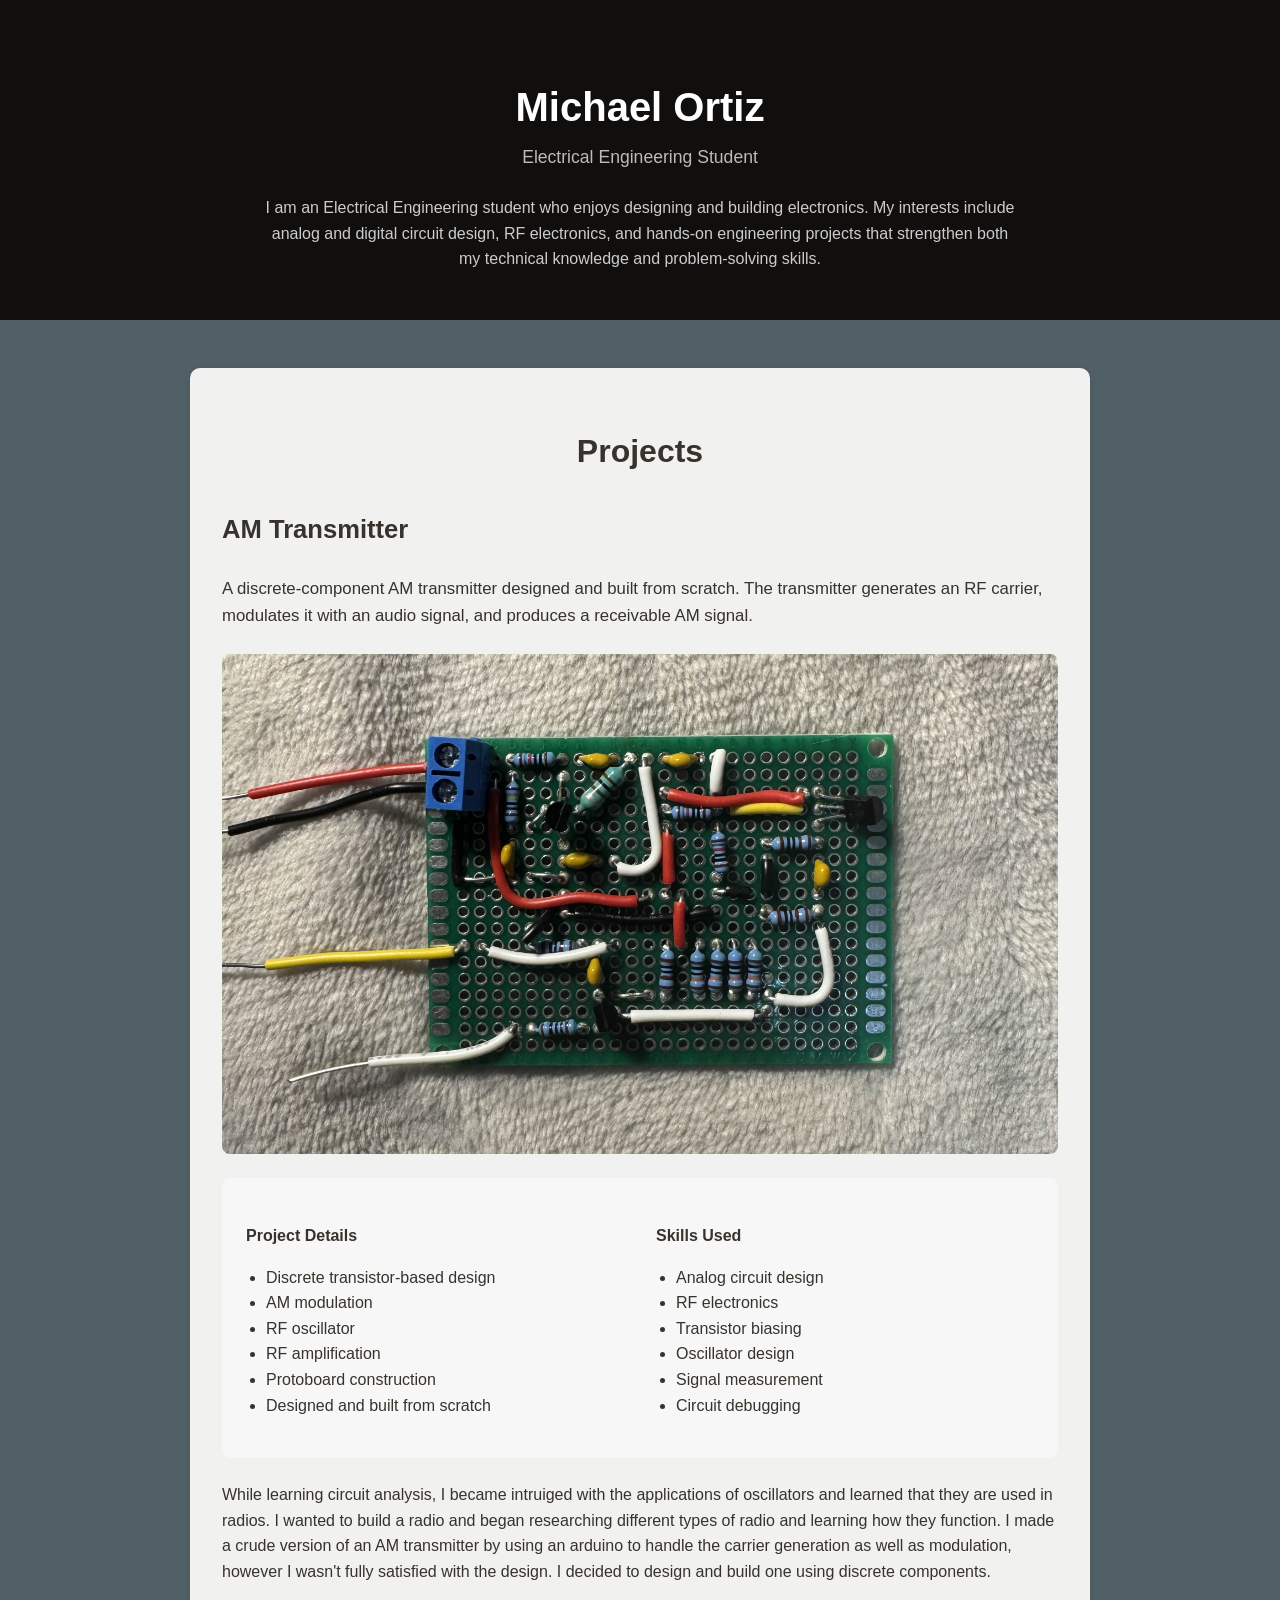
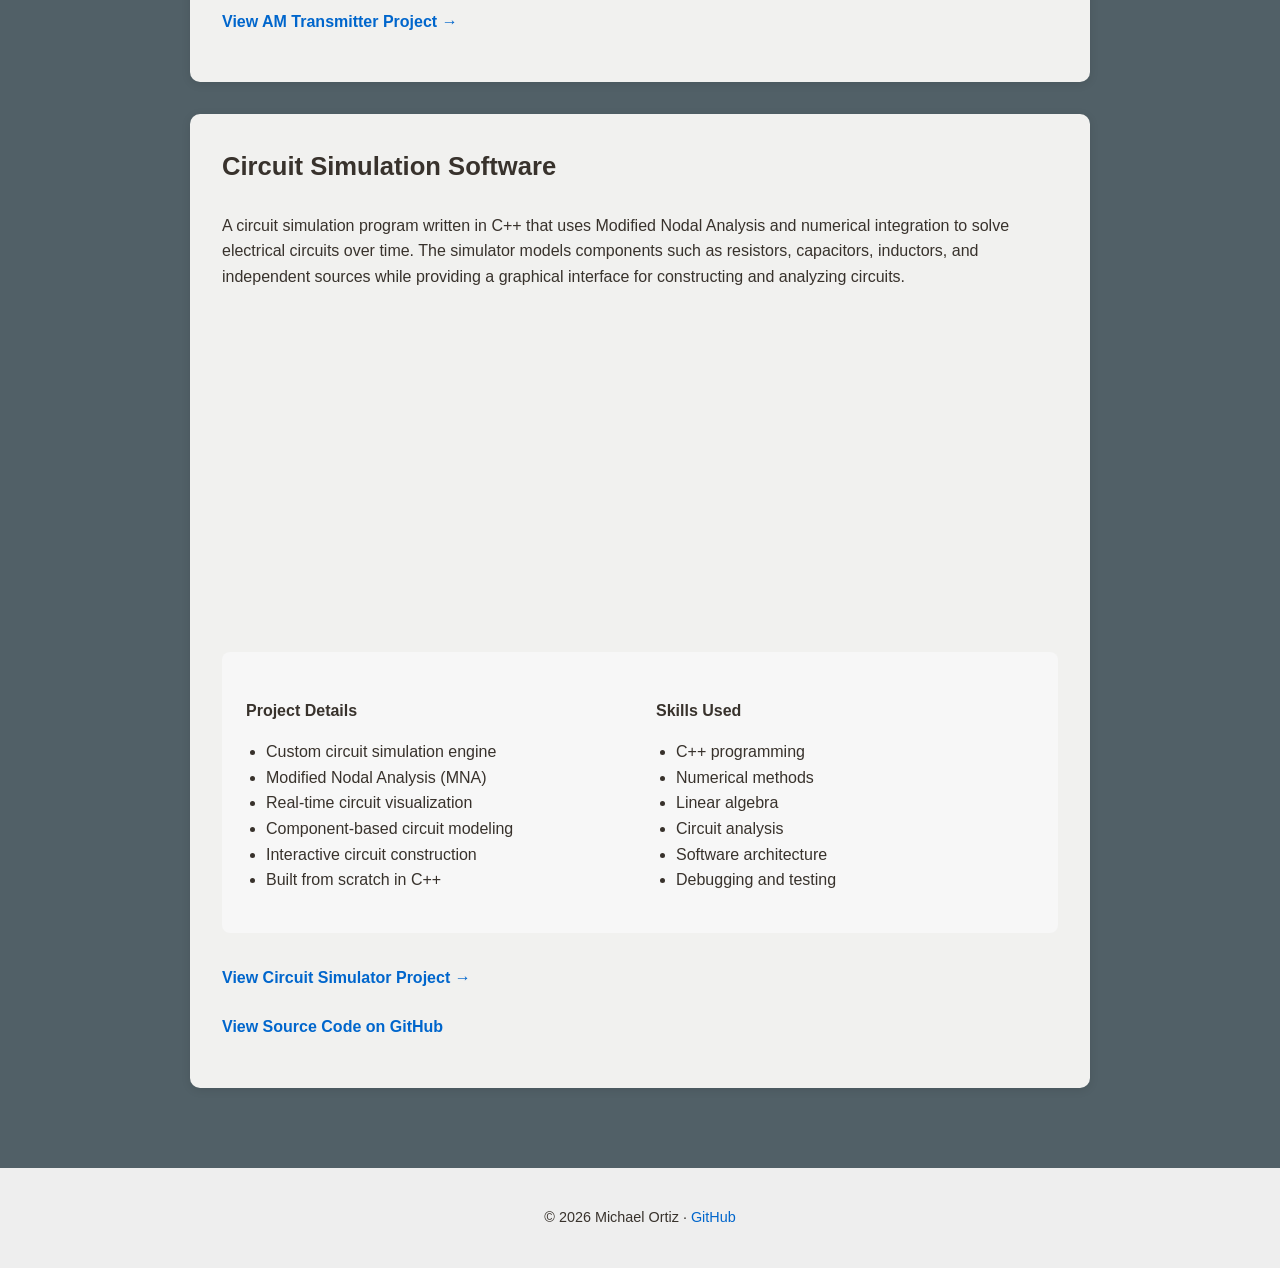
<file: index.html>
<!DOCTYPE html>
<html lang="en">
<head>
  <meta charset="UTF-8" />
  <meta name="viewport" content="width=device-width, initial-scale=1.0"/>
  <title>Michael Ortiz | Electrical Engineering Portfolio</title>
  <link rel="stylesheet" href="style.css" />
</head>

<body>

  <header>
    <h1>Michael Ortiz</h1>
    <p>Electrical Engineering Student</p>

    <p class="bio">
      I am an Electrical Engineering student who enjoys designing and building
      electronics. My interests include analog and digital circuit design,
      RF electronics, and hands-on engineering projects that strengthen both
      my technical knowledge and problem-solving skills.
    </p>
  </header>


  <section class="projects">

    


    <div class="project">

      <h2>Projects</h2>
      <h3>AM Transmitter</h3>

      <p class="project-intro">
        A discrete-component AM transmitter designed and built from scratch.
        The transmitter generates an RF carrier, modulates it with an audio
        signal, and produces a receivable AM signal.
      </p>

      <div class="project-images">
        <img
          src="images/RF_Transmitter_PCB_2.jpg"
          alt="Completed AM transmitter built on a protoboard"
        />
      </div>

      <div class="project-details">

        <div>
          <h4>Project Details</h4>

          <ul>
            <li>Discrete transistor-based design</li>
            <li>AM modulation</li>
            <li>RF oscillator</li>
            <li>RF amplification</li>
            <li>Protoboard construction</li>
            <li>Designed and built from scratch</li>
          </ul>
        </div>

        <div>
          <h4>Skills Used</h4>

          <ul>
            <li>Analog circuit design</li>
            <li>RF electronics</li>
            <li>Transistor biasing</li>
            <li>Oscillator design</li>
            <li>Signal measurement</li>
            <li>Circuit debugging</li>
          </ul>
        </div>

      </div>

      <p>
        While learning circuit analysis, I became intruiged with the applications
        of oscillators and learned that they are used in radios. I wanted to build a radio
        and began researching different types of radio and learning how they function.
        I made a crude version of an AM transmitter by using an arduino to handle the 
        carrier generation as well as modulation, however I wasn't fully satisfied with the
        design. I decided to design and build one using discrete components.
      </p>

      <p>
        <a href="am-transmitter.html">
          View AM Transmitter Project →
        </a>
      </p>

    </div>


    <div class="project">

      <h3>Circuit Simulation Software</h3>

      <p>
        A circuit simulation program written in C++ that uses Modified Nodal Analysis
        and numerical integration to solve electrical circuits over time. The simulator
        models components such as resistors, capacitors, inductors, and independent sources
        while providing a graphical interface for constructing and analyzing circuits.
      </p>

      <div class="project-video">

        <iframe width="560" height="315" src="https://www.youtube.com/embed/029Q6P3fxdE?si=1l6mHnkvEXQcAPas" title="YouTube video player" frameborder="0" allow="accelerometer; autoplay; clipboard-write; encrypted-media; gyroscope; picture-in-picture; web-share" referrerpolicy="strict-origin-when-cross-origin" allowfullscreen></iframe>

      </div>

      <div class="project-details">

      <div>
        <h4>Project Details</h4>

        <ul>
          <li>Custom circuit simulation engine</li>
          <li>Modified Nodal Analysis (MNA)</li>
          <li>Real-time circuit visualization</li>
          <li>Component-based circuit modeling</li>
          <li>Interactive circuit construction</li>
          <li>Built from scratch in C++</li>
        </ul>
      </div>

      <div>
        <h4>Skills Used</h4>

        <ul>
          <li>C++ programming</li>
          <li>Numerical methods</li>
          <li>Linear algebra</li>
          <li>Circuit analysis</li>
          <li>Software architecture</li>
          <li>Debugging and testing</li>
        </ul>
      </div>

      </div>

      <p>
        <a href="circuit_simulator.html">
          View Circuit Simulator Project →
        </a>
      </p>

      <p>
        <a
          href="https://github.com/Michael-Ortiz-projects/Circuit-Sim"
          target="_blank"
          rel="noopener noreferrer">
          View Source Code on GitHub
        </a>
      </p>

    </div>

  </section>


  <footer>
    <p>
      © 2026 Michael Ortiz ·
      <a
        href="https://github.com/Michael-Ortiz-projects"
        target="_blank"
        rel="noopener noreferrer">
        GitHub
      </a>
    </p>
  </footer>

</body>
</html>
</file>
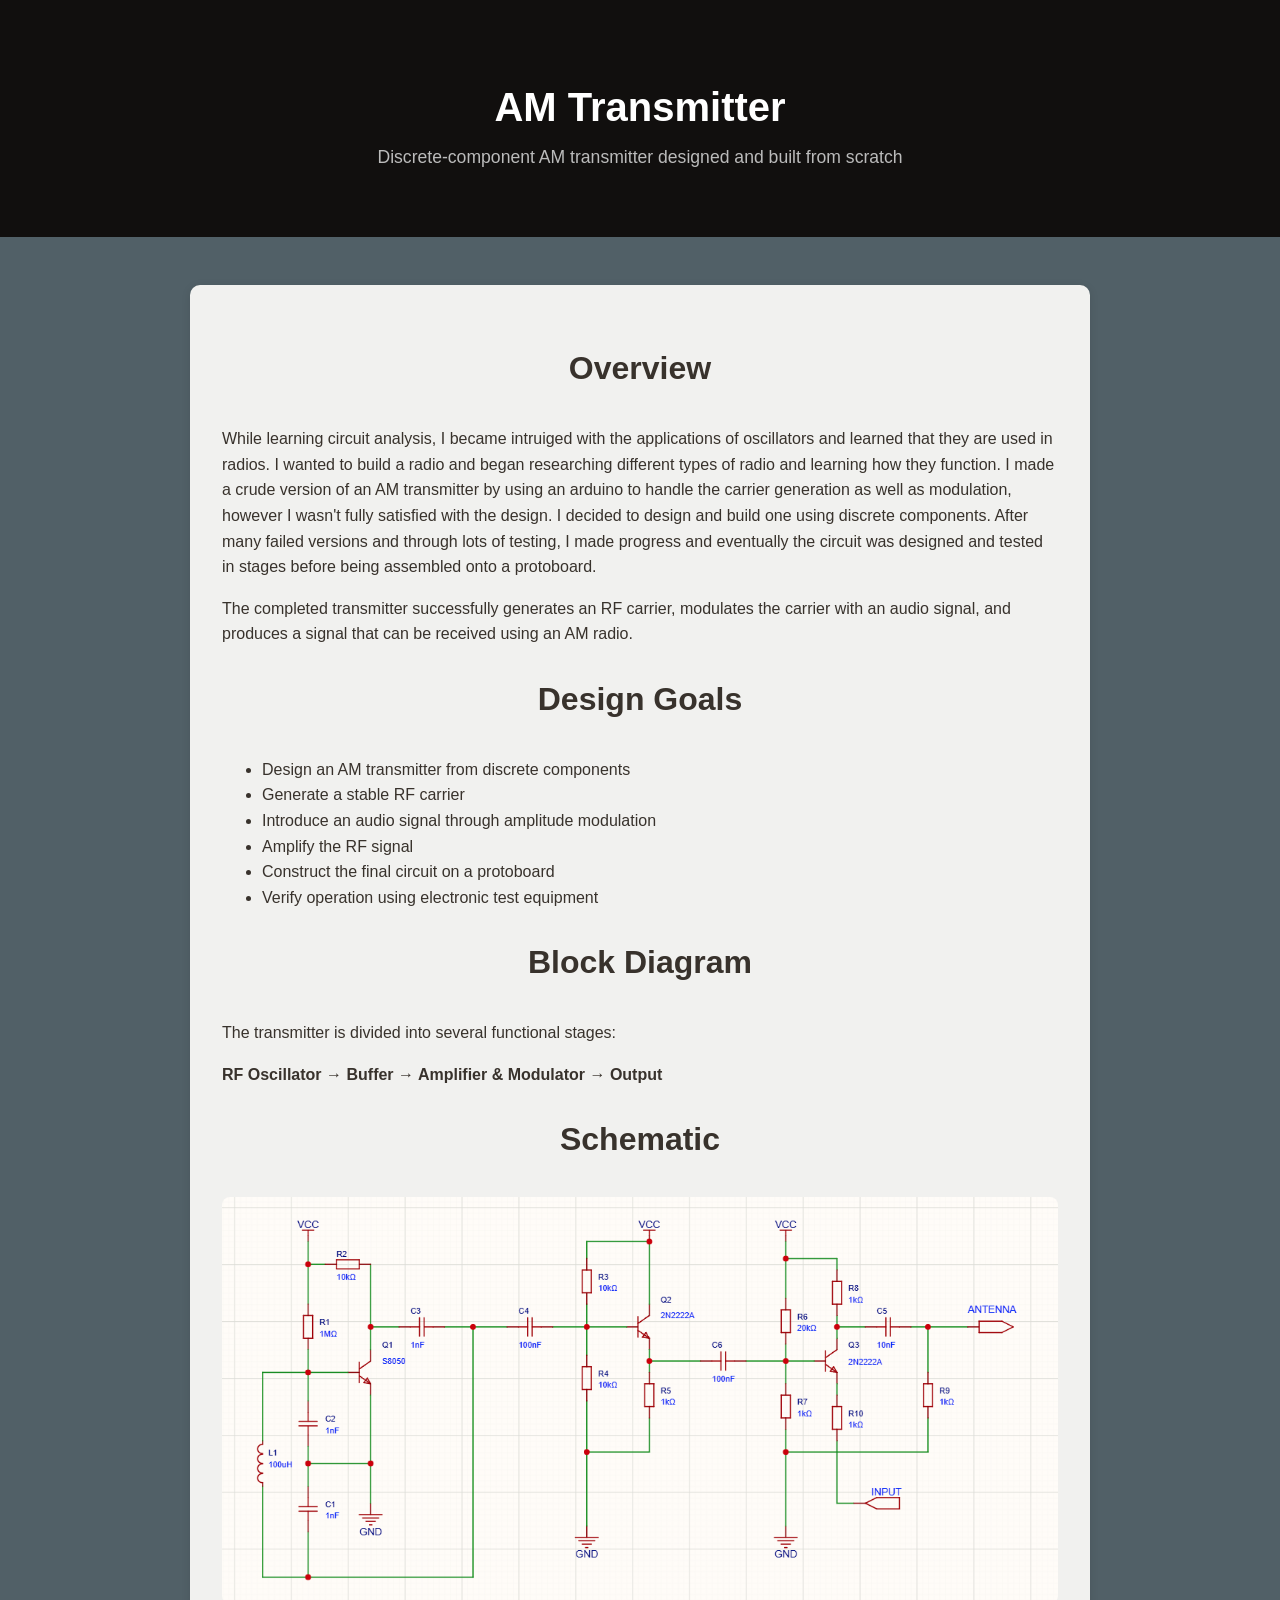
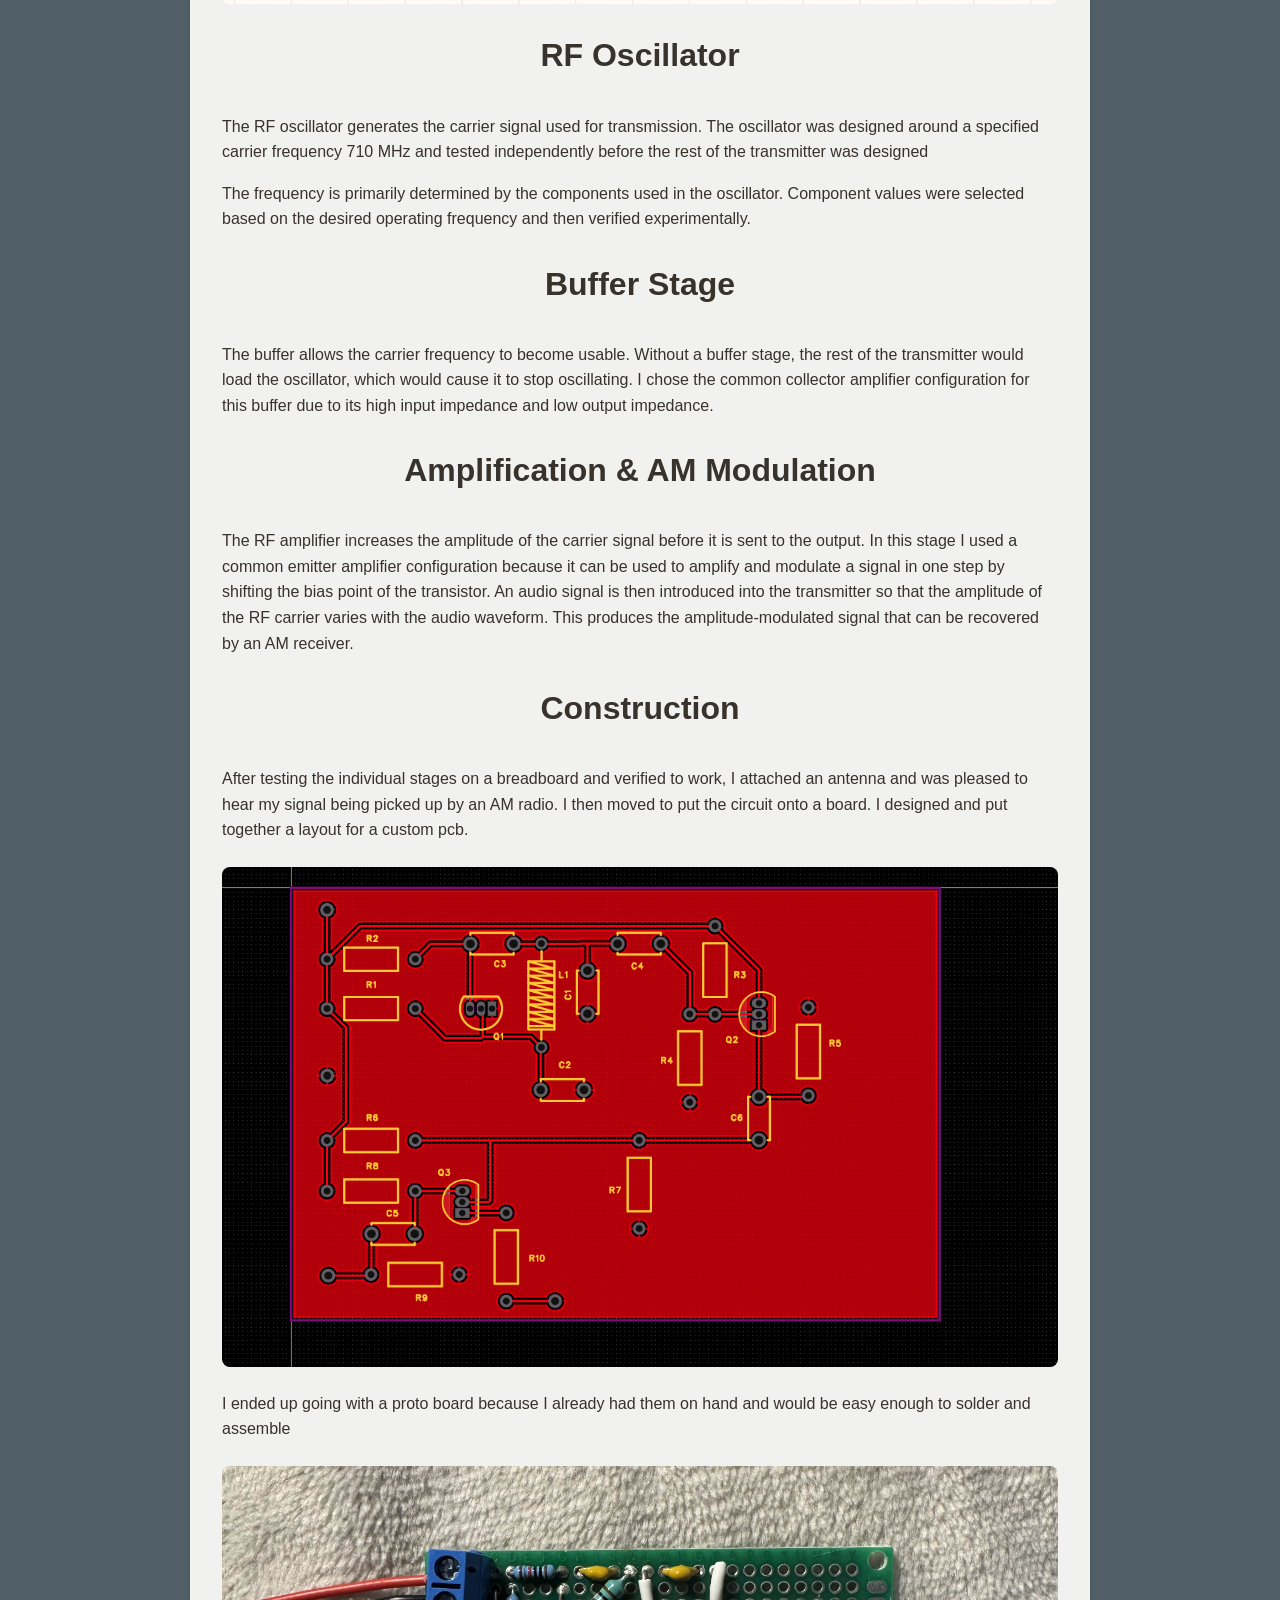
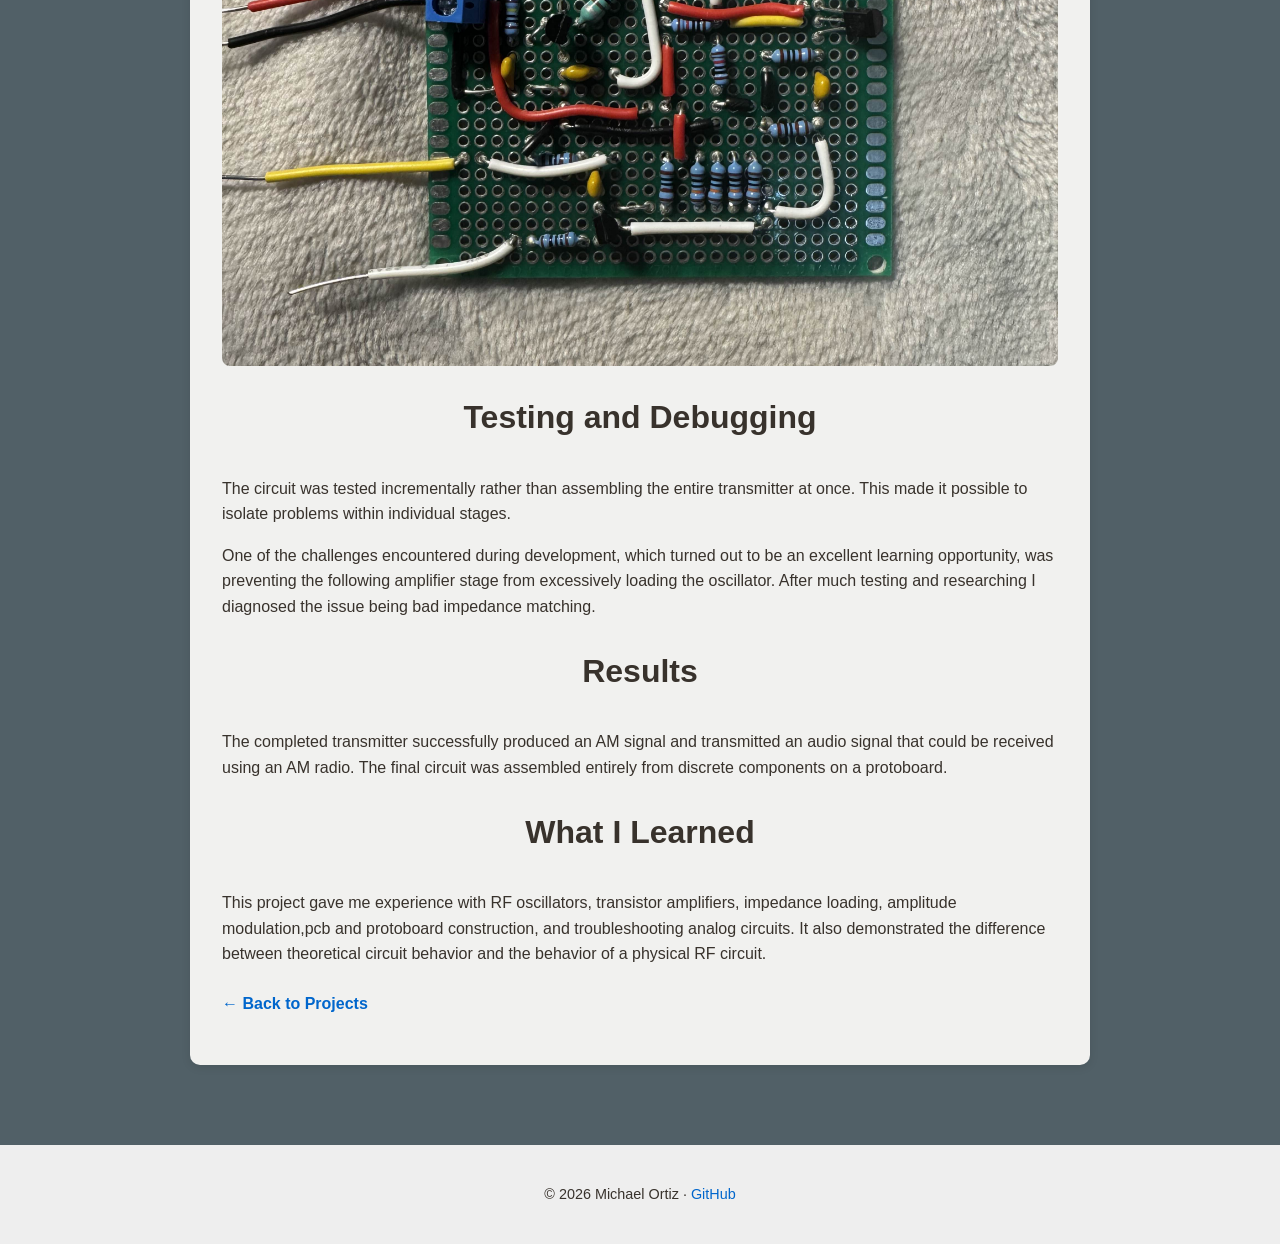
<file: am-transmitter.html>
<!DOCTYPE html>
<html lang="en">

<head>
  <meta charset="UTF-8" />
  <meta name="viewport" content="width=device-width, initial-scale=1.0"/>

  <title>AM Transmitter | Michael Ortiz</title>

  <link rel="stylesheet" href="style.css" />
</head>


<body>

  <header>

    <h1>AM Transmitter</h1>

    <p>
      Discrete-component AM transmitter designed and built from scratch
    </p>

  </header>


  <section class="projects">

    <div class="project">

      <h2>Overview</h2>

      <p> While learning circuit analysis, I became intruiged with the applications
        of oscillators and learned that they are used in radios. I wanted to build a radio
        and began researching different types of radio and learning how they function.
        I made a crude version of an AM transmitter by using an arduino to handle the 
        carrier generation as well as modulation, however I wasn't fully satisfied with the
        design. I decided to design and build one using discrete components. 
        After many failed versions and through lots of testing, I made progress and eventually 
        the circuit was designed and tested in stages before being assembled
        onto a protoboard.
      </p>

      <p>
        The completed transmitter successfully generates an RF carrier,
        modulates the carrier with an audio signal, and produces a signal
        that can be received using an AM radio.
      </p>


      <h2>Design Goals</h2>

      <ul>
        <li>Design an AM transmitter from discrete components</li>
        <li>Generate a stable RF carrier</li>
        <li>Introduce an audio signal through amplitude modulation</li>
        <li>Amplify the RF signal</li>
        <li>Construct the final circuit on a protoboard</li>
        <li>Verify operation using electronic test equipment</li>
      </ul>


      <h2>Block Diagram</h2>

      <p>
        The transmitter is divided into several functional stages:
      </p>

      <p>
        <strong>
          RF Oscillator → Buffer → Amplifier & Modulator → Output
        </strong>
      </p>


      <h2>Schematic</h2>

      <div class="project-images">

        <img
          src="images/RF_transmitter_schematic.PNG"
          alt="Schematic of the AM transmitter"
        />

      </div>


      <h2>RF Oscillator</h2>

      <p>
        The RF oscillator generates the carrier signal used for transmission.
        The oscillator was designed around a specified carrier frequency 710 MHz and
        tested independently before the rest of the transmitter was designed
      </p>

      <p>
        The frequency is primarily determined by the components
        used in the oscillator. Component values were selected based on
        the desired operating frequency and then verified experimentally.
      </p>


      <h2>Buffer Stage</h2>

      <p>
        The buffer allows the carrier frequency to become usable.
        Without a buffer stage, the rest of the transmitter would 
        load the oscillator, which would cause it to stop oscillating.
        I chose the common collector amplifier configuration for this buffer
        due to its high input impedance and low output impedance.
      </p>


      <h2> Amplification & AM Modulation</h2>

      <p>
        The RF amplifier increases the amplitude of the carrier signal
        before it is sent to the output. In this stage I used a common 
        emitter amplifier configuration because it can be used to amplify 
        and modulate a signal in one step by shifting the bias point of the transistor.
        An audio signal is then introduced into the transmitter so that
        the amplitude of the RF carrier varies with the audio waveform.
        This produces the amplitude-modulated signal that can be recovered
        by an AM receiver.
      </p>


      <h2>Construction</h2>

      <p>
        After testing the individual stages on a breadboard and verified to work, I attached an antenna 
        and was pleased to hear my signal being picked up by an AM radio. I then moved to put the circuit 
        onto a board. I designed and put together a layout for a custom pcb.
      </p>

      <div class="project-images">
        <img
          src="images/RF_Transmitter_PCB_Layout.PNG"
          alt="PCB layout"
        />
      </div>

      <p>
        I ended up going with a proto board because I already had them on hand and would be easy enough to solder and assemble
      </p>

      <div class="project-images">

        <img
          src="images/RF_Transmitter_PCB_2.jpg"
          alt="Completed AM transmitter on a protoboard"
        />

      </div>



      <h2>Testing and Debugging</h2>

      <p>
        The circuit was tested incrementally rather than assembling the
        entire transmitter at once. This made it possible to isolate
        problems within individual stages.
      </p>

      <p>
        One of the challenges encountered during development, which turned 
        out to be an excellent learning opportunity, was preventing
        the following amplifier stage from excessively loading the oscillator.
        After much testing and researching I diagnosed the issue being bad impedance matching.
      </p>


      <h2>Results</h2>

      <p>
        The completed transmitter successfully produced an AM signal and
        transmitted an audio signal that could be received using an AM radio.
        The final circuit was assembled entirely from discrete components
        on a protoboard.
      </p>


      <h2>What I Learned</h2>

      <p>
        This project gave me experience with RF oscillators,
        transistor amplifiers, impedance loading, amplitude modulation,pcb and 
        protoboard construction, and troubleshooting analog circuits.
        It also demonstrated the difference between theoretical circuit
        behavior and the behavior of a physical RF circuit.
      </p>


      <p>
        <a href="index.html">← Back to Projects</a>
      </p>

    </div>

  </section>


  <footer>

    <p>
      © 2026 Michael Ortiz ·
      <a
        href="https://github.com/Michael-Ortiz-projects"
        target="_blank"
        rel="noopener noreferrer">
        GitHub
      </a>
    </p>

  </footer>

</body>

</html>
</file>
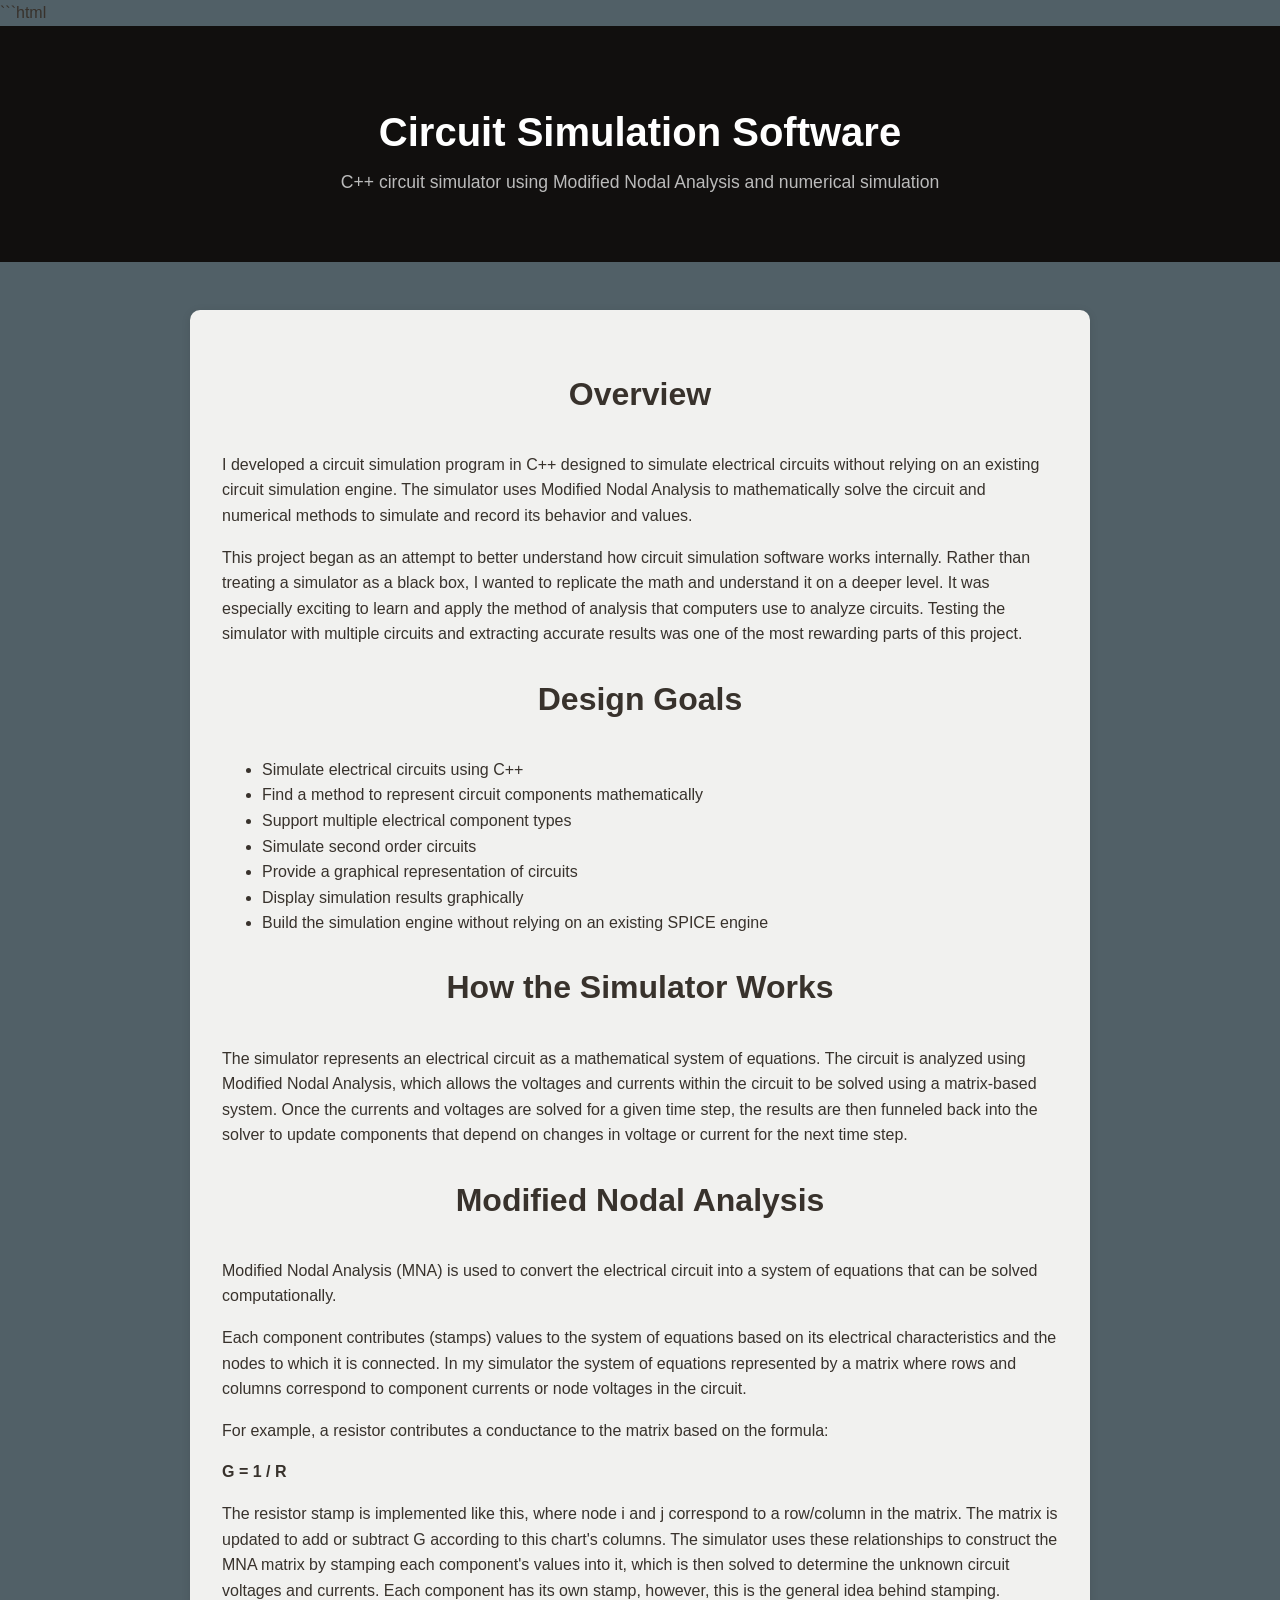
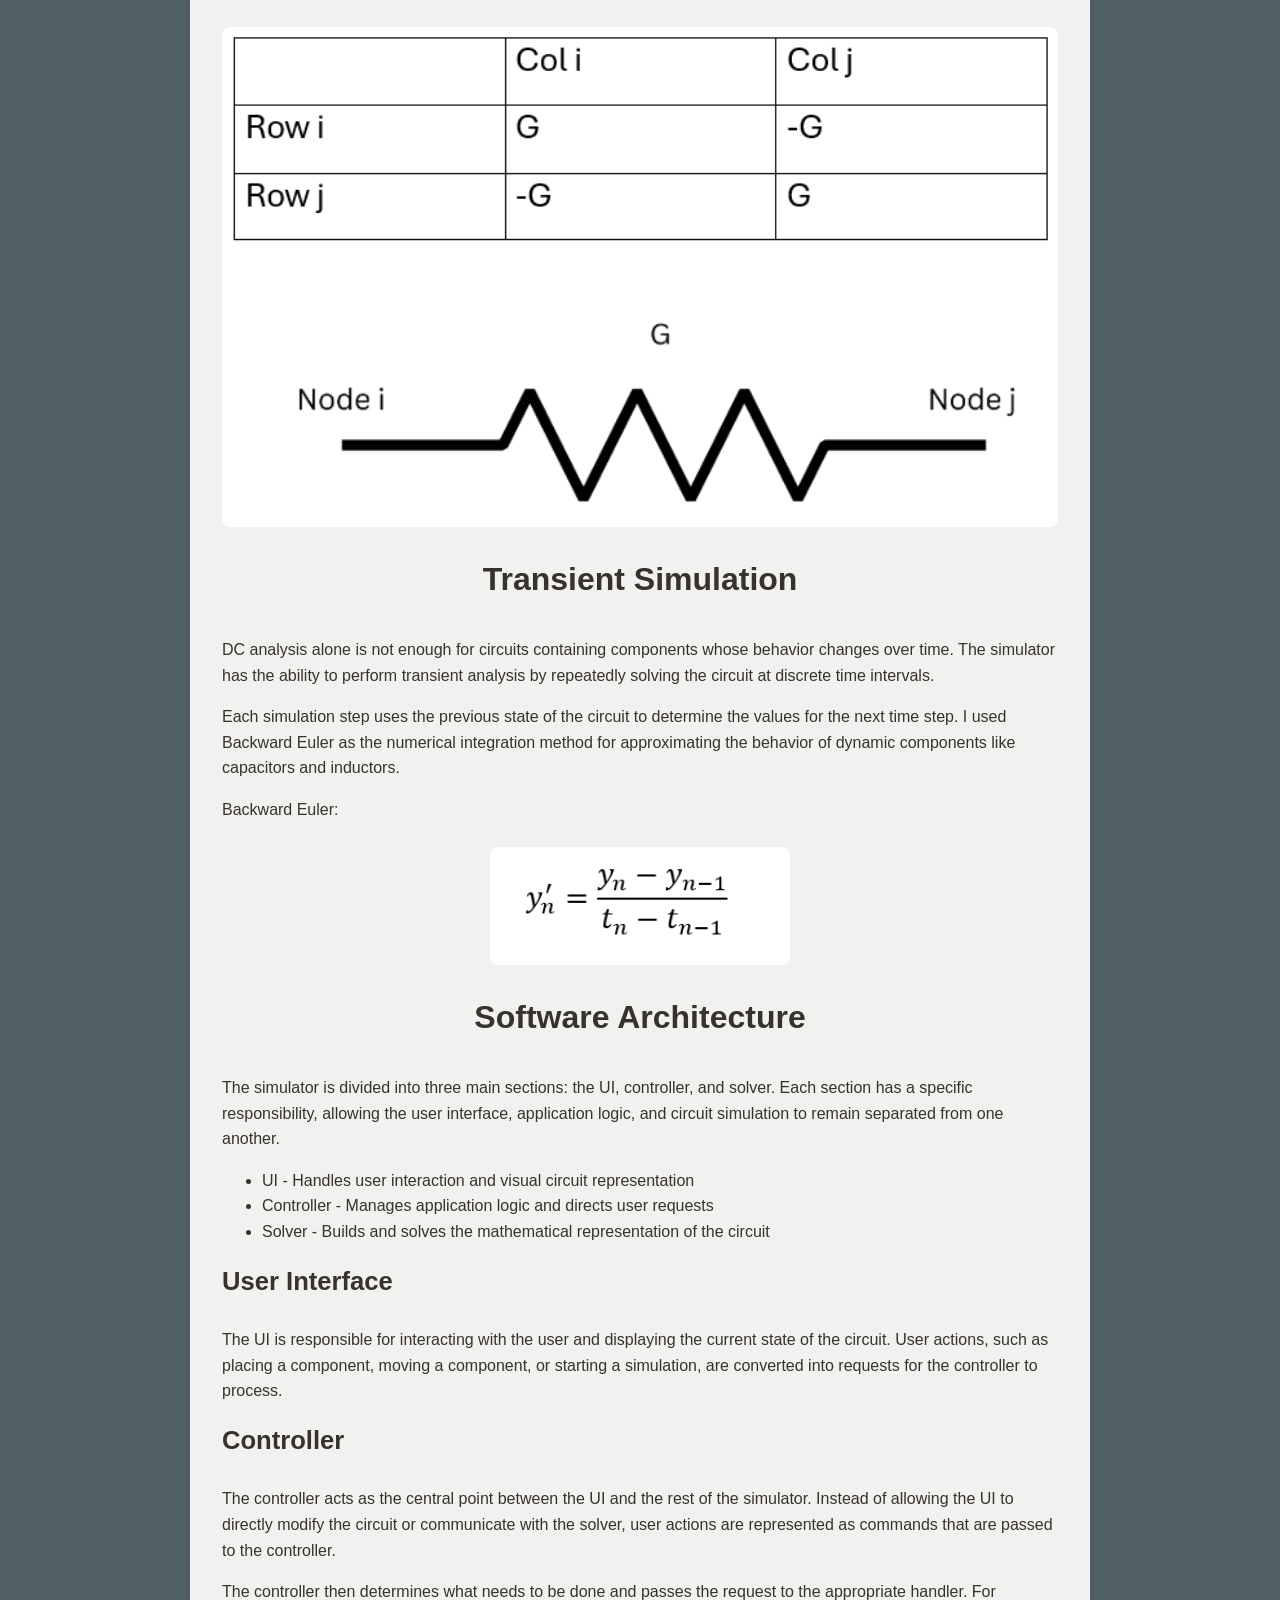
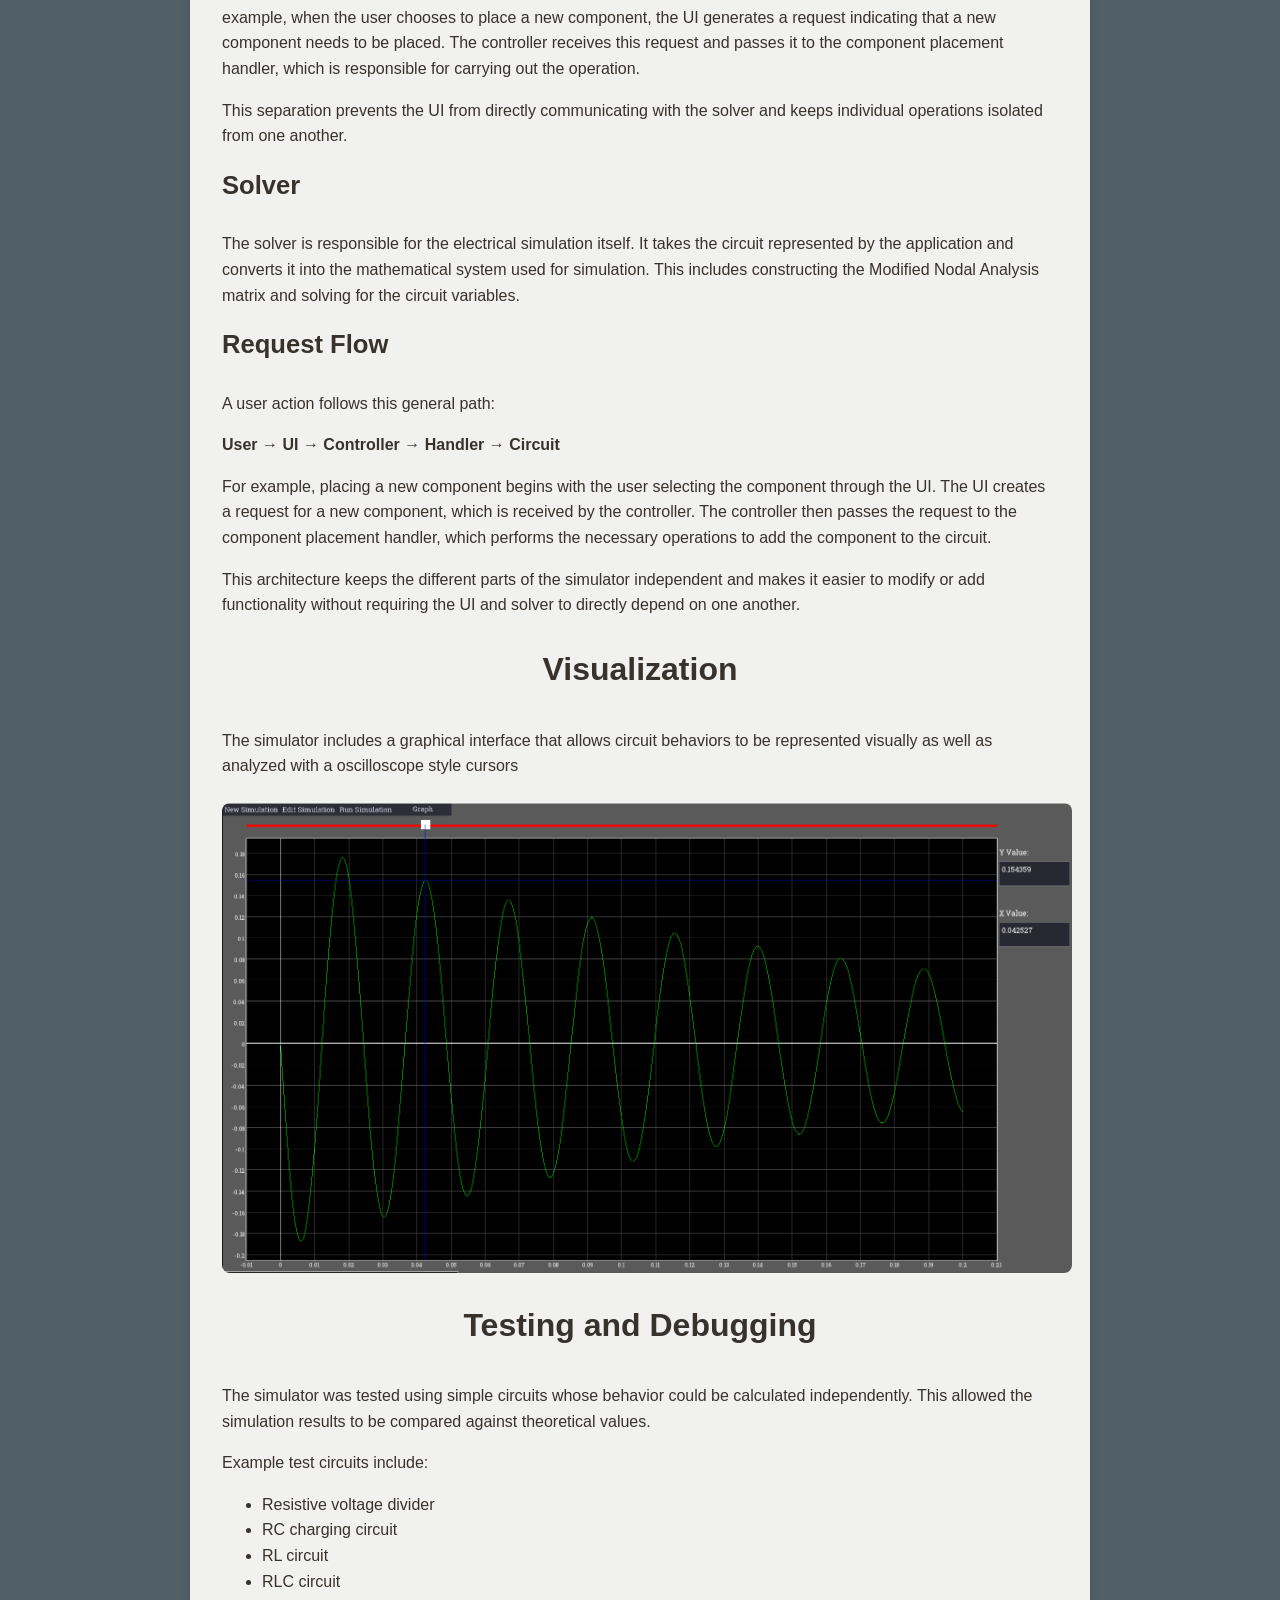
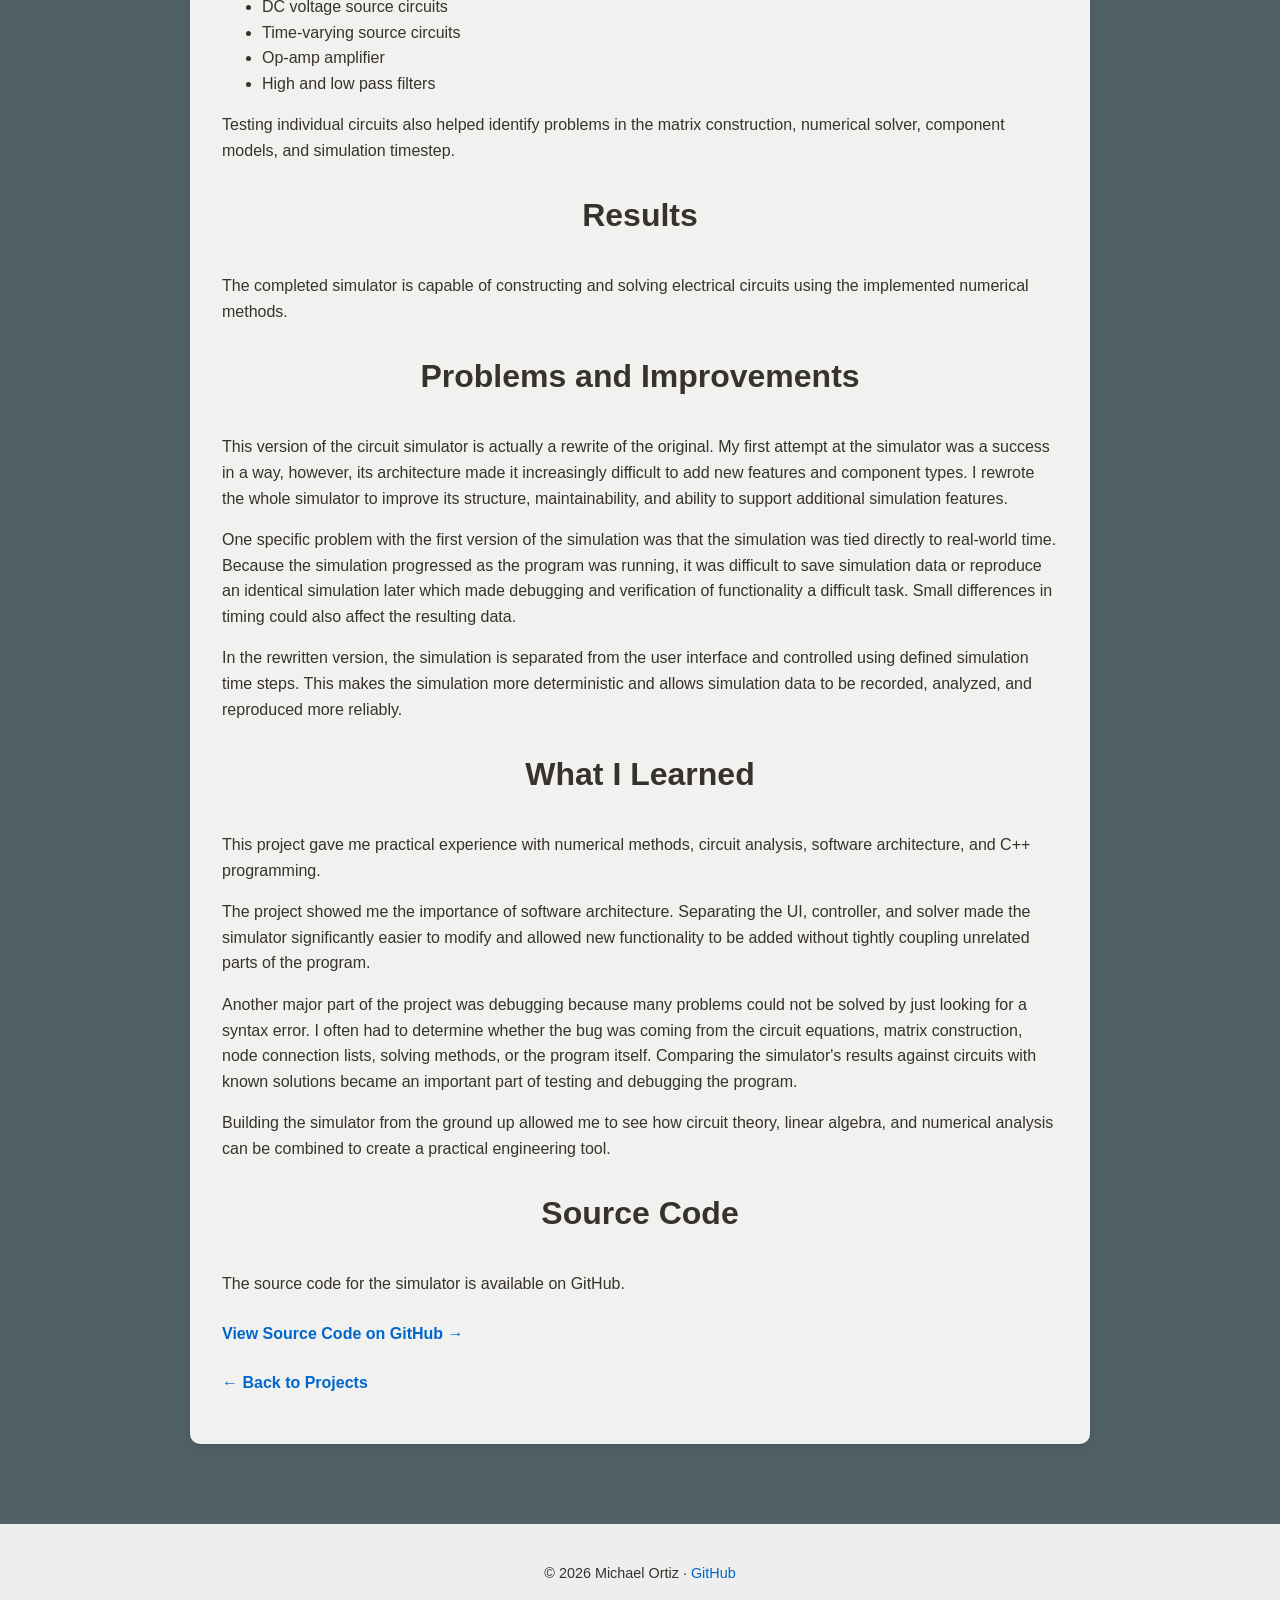
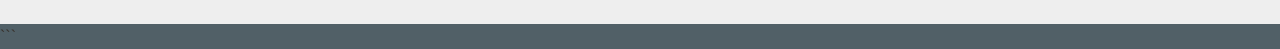
<file: circuit_simulator.html>
```html
<!DOCTYPE html>
<html lang="en">

<head>
  <meta charset="UTF-8" />
  <meta name="viewport" content="width=device-width, initial-scale=1.0"/>

  <title>Circuit Simulation Software | Michael Ortiz</title>

  <link rel="stylesheet" href="style.css" />
</head>


<body>

  <header>

    <h1>Circuit Simulation Software</h1>

    <p>
      C++ circuit simulator using Modified Nodal Analysis and numerical simulation
    </p>

  </header>


  <section class="projects">

    <div class="project">


      <h2>Overview</h2>

      <p>
        I developed a circuit simulation program in C++ designed to simulate
        electrical circuits without relying on an existing circuit simulation
        engine. The simulator uses Modified Nodal Analysis to mathematically
        solve the circuit and numerical methods to simulate and record its behavior and values.
      </p>

      <p>
        This project began as an attempt to better understand how circuit
        simulation software works internally. Rather than treating a simulator
        as a black box, I wanted to replicate the math and understand it on a deeper level.
        It was especially exciting to learn and apply the method of analysis that computers use to analyze circuits.
        Testing the simulator with multiple circuits and extracting accurate results was one of the most rewarding
        parts of this project.
      </p>



      <h2>Design Goals</h2>

      <ul>
        <li>Simulate electrical circuits using C++</li>
        <li>Find a method to represent circuit components mathematically</li>
        <li>Support multiple electrical component types</li>
        <li>Simulate second order circuits</li>
        <li>Provide a graphical representation of circuits</li>
        <li>Display simulation results graphically</li>
        <li>Build the simulation engine without relying on an existing SPICE engine</li>
      </ul>



      <h2>How the Simulator Works</h2>

      <p>
        The simulator represents an electrical circuit as a mathematical system
        of equations. The circuit is analyzed using Modified Nodal Analysis,
        which allows the voltages and currents within the circuit to be solved
        using a matrix-based system. Once the currents and voltages are solved for a given time step,
        the results are then funneled back into the solver to update components 
        that depend on changes in voltage or current for the next time step.
      </p>


      <h2>Modified Nodal Analysis</h2>

      <p>
        Modified Nodal Analysis (MNA) is used to convert the electrical circuit
        into a system of equations that can be solved computationally.
      </p>

      <p>
        Each component contributes (stamps) values to the system of equations based on
        its electrical characteristics and the nodes to which it is connected.
        In my simulator the system of equations represented by a matrix where 
        rows and columns correspond to component currents or node voltages in the circuit.
      </p>

      <p>
        For example, a resistor contributes a conductance to the matrix based on the formula:
      </p>

      <p>
        <strong>
          G = 1 / R
        </strong>
      </p>
      <p>
        The resistor stamp is implemented like this, where node i and j correspond 
        to a row/column in the matrix. The matrix is updated to add or subtract G
        according to this chart's columns. The simulator uses these relationships to construct the MNA matrix by 
        stamping each component's values into it, which is then solved to
        determine the unknown circuit voltages and
        currents. Each component has its own stamp, however, this is the general idea behind stamping.
      </p>

      <div class="project-images">

        <img
          src="images/MNA_Resistor_stamp.PNG"
          alt="resistor stamp"
        />

      </div>


      <h2>Transient Simulation</h2>

      <p>
        DC analysis alone is not enough for circuits containing components
        whose behavior changes over time. The simulator has the ability to perform
        transient analysis by repeatedly solving the circuit at discrete time
        intervals.
      </p>

      <p>
        Each simulation step uses the previous state of the circuit to determine
        the values for the next time step. I used Backward Euler as the numerical integration method for
        approximating the behavior of dynamic components like capacitors and inductors.
      </p>
      <p>
        Backward Euler:
      </p>

      <div class="project-images">

        <img
          src="images/Backward_Euler.PNG"
          style="width: 300px; height: auto; margin-left: auto; margin-right: auto;"
          alt="Schematic of the AM transmitter"
        />

      </div>


      <h2>Software Architecture</h2>

<p>
  The simulator is divided into three main sections: the UI, controller,
  and solver. Each section has a specific responsibility, allowing the
  user interface, application logic, and circuit simulation to remain
  separated from one another.
</p>

<ul>
  <li>UI - Handles user interaction and visual circuit representation</li>
  <li>Controller - Manages application logic and directs user requests</li>
  <li>Solver - Builds and solves the mathematical representation of the circuit</li>
</ul>


<h3>User Interface</h3>

<p>
  The UI is responsible for interacting with the user and displaying the
  current state of the circuit. User actions, such as placing a component,
  moving a component, or starting a simulation, are converted into requests
  for the controller to process.
</p>


<h3>Controller</h3>

<p>
  The controller acts as the central point between the UI and the rest of
  the simulator. Instead of allowing the UI to directly modify the circuit
  or communicate with the solver, user actions are represented as commands
  that are passed to the controller.
</p>

<p>
  The controller then determines what needs to be done and passes the request
  to the appropriate handler. For example, when the user chooses to place a
  new component, the UI generates a request indicating that a new component
  needs to be placed. The controller receives this request and passes it to
  the component placement handler, which is responsible for carrying out the
  operation.
</p>

<p>
  This separation prevents the UI from directly communicating with the
  solver and keeps individual operations isolated from one another.
</p>


<h3>Solver</h3>

<p>
  The solver is responsible for the electrical simulation itself. It takes
  the circuit represented by the application and converts it into the
  mathematical system used for simulation. This includes constructing the
  Modified Nodal Analysis matrix and solving for the circuit variables.
</p>


<h3>Request Flow</h3>

<p>
  A user action follows this general path:
</p>

<p>
  <strong>
    User → UI → Controller → Handler → Circuit
  </strong>
</p>

<p>
  For example, placing a new component begins with the user selecting the
  component through the UI. The UI creates a request for a new component,
  which is received by the controller. The controller then passes the
  request to the component placement handler, which performs the necessary
  operations to add the component to the circuit.
</p>

<p>
  This architecture keeps the different parts of the simulator independent
  and makes it easier to modify or add functionality without requiring the
  UI and solver to directly depend on one another.
</p>


      <h2>Visualization</h2>

      <p>
        The simulator includes a graphical interface that allows circuit behaviors to
        be represented visually as well as analyzed with a oscilloscope style cursors
      </p>

      <div class="project-images">

        <img
          src="images/Oscillating Circuit Oscilloscope.PNG"
          style="width: 850px; height: auto; margin-left: auto; margin-right: auto;"          
          alt="Oscilloscope"
        />

      </div>


      <h2>Testing and Debugging</h2>

      <p>
        The simulator was tested using simple circuits whose behavior could be
        calculated independently. This allowed the simulation results to be
        compared against theoretical values.
      </p>

      <p>
        Example test circuits include:
      </p>

      <ul>
        <li>Resistive voltage divider</li>
        <li>RC charging circuit</li>
        <li>RL circuit</li>
        <li>RLC circuit</li>
        <li>DC voltage source circuits</li>
        <li>Time-varying source circuits</li>
        <li>Op-amp amplifier</li>
        <li>High and low pass filters</li>
      </ul>

      <p>
        Testing individual circuits also helped identify problems in the matrix
        construction, numerical solver, component models, and simulation
        timestep.
      </p>

      <h2>Results</h2>

      <p>
        The completed simulator is capable of constructing and solving
        electrical circuits using the implemented numerical methods.
      </p>


      <h2>Problems and Improvements</h2>

      <p>
        This version of the circuit simulator is actually a rewrite of the original.
        My first attempt at the simulator was a success in a way,
         however, its architecture made it increasingly difficult to
        add new features and component types. I rewrote the whole simulator
        to improve its structure, maintainability, and ability to support additional simulation features.
      </p>

      <p>
      One specific problem with the first version of the simulation was that the simulation was
      tied directly to real-world time. Because the simulation progressed as
      the program was running, it was difficult to save simulation data or
      reproduce an identical simulation later which made debugging and
      verification of functionality a difficult task. Small differences in timing
      could also affect the resulting data.
      </p>

      <p>
        In the rewritten version, the simulation is separated from the user
        interface and controlled using defined simulation time steps. This makes
        the simulation more deterministic and allows simulation data to be
        recorded, analyzed, and reproduced more reliably.
      </p>


      <h2>What I Learned</h2>

      <p>
        This project gave me practical experience with numerical methods,
        circuit analysis, software architecture, and C++ programming.
      </p>

      <p>
      The project showed me the importance of software architecture.
      Separating the UI, controller, and solver made the simulator significantly
      easier to modify and allowed new functionality to be added without
      tightly coupling unrelated parts of the program.
      </p>

      <p>
        Another major part of the project was debugging because many problems could not
        be solved by just looking for a syntax error. I often had to
        determine whether the bug was coming from the circuit equations, matrix
        construction, node connection lists, solving methods, or the program itself. Comparing the
        simulator's results against circuits with known solutions
        became an important part of testing and debugging the program.
      </p>

      <p>
        Building the simulator from the ground up allowed me to see how
        circuit theory, linear algebra, and numerical analysis can be
        combined to create a practical engineering tool.
      </p>
      <!-- Source Code -->

      <h2>Source Code</h2>

      <p>
        The source code for the simulator is available on GitHub.
      </p>

      <p>
        <a
          href="https://github.com/Michael-Ortiz-projects/Circuit-Sim"
          target="_blank"
          rel="noopener noreferrer">
          View Source Code on GitHub →
        </a>
      </p>


      <!-- Back -->

      <p>
        <a href="index.html">← Back to Projects</a>
      </p>

    </div>

  </section>


  <footer>

    <p>
      © 2026 Michael Ortiz ·
      <a
        href="https://github.com/Michael-Ortiz-projects"
        target="_blank"
        rel="noopener noreferrer">
        GitHub
      </a>
    </p>

  </footer>

</body>

</html>
```
</file>
<file: style.css>
body {
  font-family: Arial, sans-serif;
  margin: 0;
  background: #516067;
  color: #38322C;
  line-height: 1.6;
}

header {
  background: #110f0e;
  color: white;
  padding: 3rem 2rem;
  text-align: center;
}

header h1 {
  margin-bottom: 0.25rem;
  font-size: 2.5rem;
}

header p:not(.bio) {
  margin-top: 0;
  color: #bbb;
  font-size: 1.1rem;
}

.bio {
  max-width: 750px;
  margin: 1.5rem auto 0;
  font-size: 1rem;
  color: #ccc;
}


.projects {
  padding: 3rem 2rem;
  max-width: 900px;
  margin: auto;
}

.projects h2 {
  text-align: center;
  margin-bottom: 2rem;
  font-size: 2rem;
}


.project {
  background: #f1f1ef;
  padding: 2rem;
  border-radius: 10px;
  box-shadow: 0 2px 10px rgba(0, 0, 0, 0.1);
  margin-bottom: 2rem;
}

.project h3 {
  margin-top: 0;
  font-size: 1.6rem;
}

.project h4 {
  margin-bottom: 0.5rem;
}

.project-intro {
  font-size: 1.05rem;
}


.project-images {
  margin: 1.5rem 0;
}

.project-images img {
  width: 100%;
  max-height: 500px;
  object-fit: cover;
  border-radius: 8px;
  display: block;
}


.project-details {
  display: grid;
  grid-template-columns: 1fr 1fr;
  gap: 2rem;
  margin: 1.5rem 0;
  padding: 1.5rem;
  background: #f7f7f7;
  border-radius: 8px;
}

.project-details ul {
  padding-left: 1.25rem;
}


.project a {
  display: inline-block;
  margin-top: 0.5rem;
  color: #0066cc;
  text-decoration: none;
  font-weight: bold;
}

.project a:hover {
  text-decoration: underline;
}


.project-video {
  margin: 1.5rem 0;
  overflow: hidden;
  border-radius: 8px;
}

.project-video iframe {
  display: block;
}


footer {
  text-align: center;
  padding: 1.5rem;
  background: #eee;
  font-size: 0.9rem;
}

footer a {
  color: #0066cc;
  text-decoration: none;
}


@media (max-width: 700px) {

  header {
    padding: 2rem 1rem;
  }

  header h1 {
    font-size: 2rem;
  }

  .projects {
    padding: 2rem 1rem;
  }

  .project {
    padding: 1.25rem;
  }

  .project-details {
    grid-template-columns: 1fr;
    gap: 1rem;
  }

}
</file>
